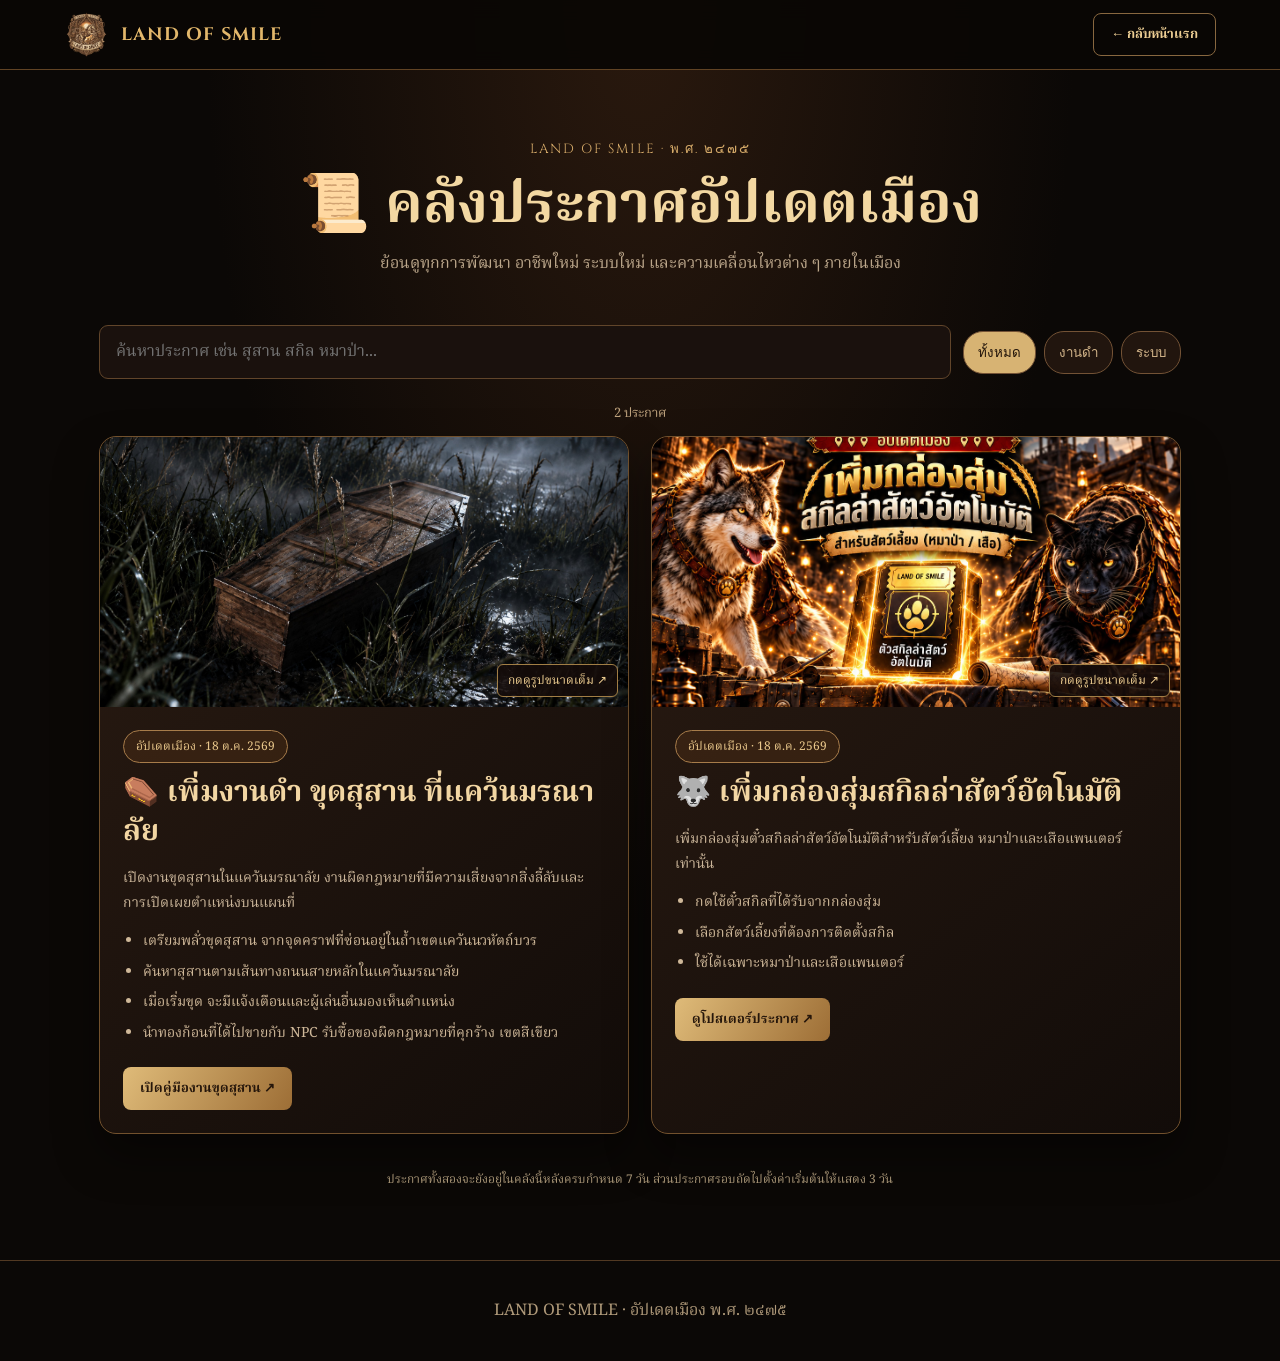
<file: city-updates.html>
<!doctype html><html lang="th"><head><meta charset="UTF-8"><meta name="viewport" content="width=device-width,initial-scale=1.0"><title>Land of Smile | คลังประกาศอัปเดตเมือง</title><meta name="description" content="รวมข่าวอัปเดตเมือง Land of Smile และประกาศย้อนหลัง"><link rel="preconnect" href="https://fonts.googleapis.com"><link rel="preconnect" href="https://fonts.gstatic.com" crossorigin><link href="https://fonts.googleapis.com/css2?family=Cinzel:wght@600;700&family=Noto+Serif+Thai:wght@400;500;600;700&display=swap" rel="stylesheet"><style>
:root{--bg:#0a0706;--gold:#e2b76b;--cream:#f0dfbf;--muted:#bca78b;--line:#614324}*{box-sizing:border-box}html{scroll-behavior:smooth}body{margin:0;background:radial-gradient(ellipse at 50% 0,#2a190e,#0b0806 48%);color:var(--cream);font-family:"Noto Serif Thai",serif;line-height:1.75}a{text-decoration:none;color:inherit}header{position:sticky;top:0;z-index:10;display:flex;justify-content:space-between;align-items:center;gap:12px;padding:12px 5vw;background:rgba(10,7,5,.95);border-bottom:1px solid var(--line);backdrop-filter:blur(10px)}.brand{display:flex;align-items:center;gap:12px;color:var(--gold);font:700 18px Cinzel,serif;letter-spacing:1px}.brand img{width:45px;height:45px;object-fit:contain}.btn{display:inline-flex;align-items:center;justify-content:center;min-height:43px;padding:9px 17px;background:linear-gradient(120deg,#dfbb79,#9d6e36);color:#25160b;font:700 13px "Noto Serif Thai",serif;border:0;border-radius:8px;cursor:pointer}.btn-outline{border:1px solid #88673f;color:#eccd93;background:transparent}.hero{text-align:center;padding:65px 5vw 32px}.hero small{color:#d5aa69;letter-spacing:2px;font-family:Cinzel,serif}.hero h1{font-size:clamp(31px,5vw,57px);line-height:1.25;margin:8px 0;color:#f3d8a2}.hero p{max-width:850px;color:var(--muted);margin:auto}.wrap{max-width:1130px;margin:auto;padding:0 24px 70px}.tools{display:flex;gap:12px;align-items:center;justify-content:space-between;flex-wrap:wrap;margin:15px 0 24px}.tools input{flex:1;min-width:200px;padding:12px 16px;border:1px solid #61452a;border-radius:9px;background:#1a110d;color:#ecd8ae;font:inherit}.chips{display:flex;gap:8px}.chips button{border:1px solid #735235;color:#d3b58a;border-radius:20px;background:#21150e;padding:10px 14px;cursor:pointer}.chips button.active{background:#d7b373;color:#201309}.post-grid{display:grid;grid-template-columns:repeat(2,minmax(0,1fr));gap:22px}.post{background:linear-gradient(140deg,#2a1b12,#120c09);border:1px solid #72512d;border-radius:17px;overflow:hidden;box-shadow:0 22px 45px #0006}.post[hidden]{display:none!important}.post img{display:block;width:100%;height:270px;object-fit:cover}.post.portrait img{object-position:center 22%}.post .body{padding:23px}.tag{display:inline-flex;padding:5px 12px;border:1px solid #a77c4a;background:#5e391858;color:#e9c78b;border-radius:99px;font-size:12px}.post h2{margin:11px 0 7px;font-size:clamp(22px,3vw,29px);line-height:1.35;color:#f2d6a3}.post p{color:#cbb69a;font-size:14px}.post ul{padding-left:20px;color:#cfb899;font-size:14px}.post li{margin-bottom:6px}.post .btn{margin-top:8px}.post .small{font-size:12px;color:#a38c6f}.status{margin-bottom:10px;color:#bea27d;text-align:center;font-size:13px}.message{border:1px solid #62462b;padding:22px;text-align:center;color:#b8a080;border-radius:12px}.note{max-width:770px;margin:35px auto 0;text-align:center;color:#a99677;font-size:12px}footer{text-align:center;border-top:1px solid #523922;color:#b09a7a;padding:36px}.photo-link{position:relative;display:block}.photo-link:after{content:'กดดูรูปขนาดเต็ม ↗';position:absolute;right:10px;bottom:10px;padding:5px 10px;background:#140c09e6;border:1px solid #a17e45;border-radius:6px;color:#efcf92;font-size:12px}@media(max-width:760px){.post-grid{grid-template-columns:1fr}.post img{height:220px}header{flex-wrap:wrap}.hero{padding-top:35px}.wrap{padding:0 14px 50px}}
</style></head><body>
<header><a class="brand" href="index.html"><img src="logo.png" alt="Land of Smile">LAND OF SMILE</a><a class="btn btn-outline" href="index.html#updates">← กลับหน้าแรก</a></header>
<section class="hero"><small>LAND OF SMILE · พ.ศ. ๒๔๗๕</small><h1>📜 คลังประกาศอัปเดตเมือง</h1><p>ย้อนดูทุกการพัฒนา อาชีพใหม่ ระบบใหม่ และความเคลื่อนไหวต่าง ๆ ภายในเมือง</p></section>
<main class="wrap"><div class="tools"><input id="citySearch" aria-label="ค้นหาประกาศ" placeholder="ค้นหาประกาศ เช่น สุสาน สกิล หมาป่า..."><div class="chips"><button class="active" data-filter="all">ทั้งหมด</button><button data-filter="illegal">งานดำ</button><button data-filter="system">ระบบ</button></div></div><div class="status" id="results">2 ประกาศ</div>
<div class="post-grid" id="posts">
<article class="post" data-type="illegal" id="post-2"><a class="photo-link" href="city-update-2.jpg" target="_blank" rel="noopener noreferrer"><img src="city-update-2.jpg" alt="โลงศพในทุ่งหญ้ายามค่ำคืน" loading="lazy"></a><div class="body"><span class="tag">อัปเดตเมือง · 18 ต.ค. 2569</span><h2>⚰️ เพิ่มงานดำ ขุดสุสาน ที่แคว้นมรณาลัย</h2><p>เปิดงานขุดสุสานในแคว้นมรณาลัย งานผิดกฎหมายที่มีความเสี่ยงจากสิ่งลี้ลับและการเปิดเผยตำแหน่งบนแผนที่</p><ul><li>เตรียมพลั่วขุดสุสาน จากจุดคราฟที่ซ่อนอยู่ในถ้ำเขตแคว้นนวหัตถ์บวร</li><li>ค้นหาสุสานตามเส้นทางถนนสายหลักในแคว้นมรณาลัย</li><li>เมื่อเริ่มขุด จะมีแจ้งเตือนและผู้เล่นอื่นมองเห็นตำแหน่ง</li><li>นำทองก้อนที่ได้ไปขายกับ NPC รับซื้อของผิดกฎหมายที่คุกร้าง เขตสีเขียว</li></ul><a class="btn" href="land-of-smile-guide.html#jobs/illegal">เปิดคู่มืองานขุดสุสาน ↗</a></div></article>
<article class="post portrait" data-type="system" id="post-1"><a class="photo-link" href="city-update-1.jpg" target="_blank" rel="noopener noreferrer"><img src="city-update-1.jpg" alt="โปสเตอร์สกิลล่าสัตว์อัตโนมัติหมาป่าและเสือแพนเตอร์" loading="lazy"></a><div class="body"><span class="tag">อัปเดตเมือง · 18 ต.ค. 2569</span><h2>🐺 เพิ่มกล่องสุ่มสกิลล่าสัตว์อัตโนมัติ</h2><p>เพิ่มกล่องสุ่มตั๋วสกิลล่าสัตว์อัตโนมัติสำหรับสัตว์เลี้ยง หมาป่าและเสือแพนเตอร์เท่านั้น</p><ul><li>กดใช้ตั๋วสกิลที่ได้รับจากกล่องสุ่ม</li><li>เลือกสัตว์เลี้ยงที่ต้องการติดตั้งสกิล</li><li>ใช้ได้เฉพาะหมาป่าและเสือแพนเตอร์</li></ul><a class="btn" href="city-update-1.jpg" target="_blank" rel="noopener noreferrer">ดูโปสเตอร์ประกาศ ↗</a></div></article>
</div><p class="note">ประกาศทั้งสองจะยังอยู่ในคลังนี้หลังครบกำหนด 7 วัน ส่วนประกาศรอบถัดไปตั้งค่าเริ่มต้นให้แสดง 3 วัน</p></main>
<footer>LAND OF SMILE · อัปเดตเมือง พ.ศ. ๒๔๗๕</footer>
<script>
const input=document.getElementById('citySearch');let filter='all';const posts=Array.from(document.querySelectorAll('.post'));const chips=Array.from(document.querySelectorAll('.chips button'));function applyCityFilter(){let n=0;const q=input.value.trim().toLowerCase();for(const p of posts){const show=(filter==='all'||p.dataset.type===filter)&&p.innerText.toLowerCase().includes(q);p.hidden=!show;if(show)n++;}document.getElementById('results').textContent=`พบ ${n} ประกาศ`;}input.addEventListener('input',applyCityFilter);chips.forEach(b=>b.addEventListener('click',()=>{chips.forEach(x=>x.classList.remove('active'));b.classList.add('active');filter=b.dataset.filter;applyCityFilter()}));
</script></body></html>
</file>
